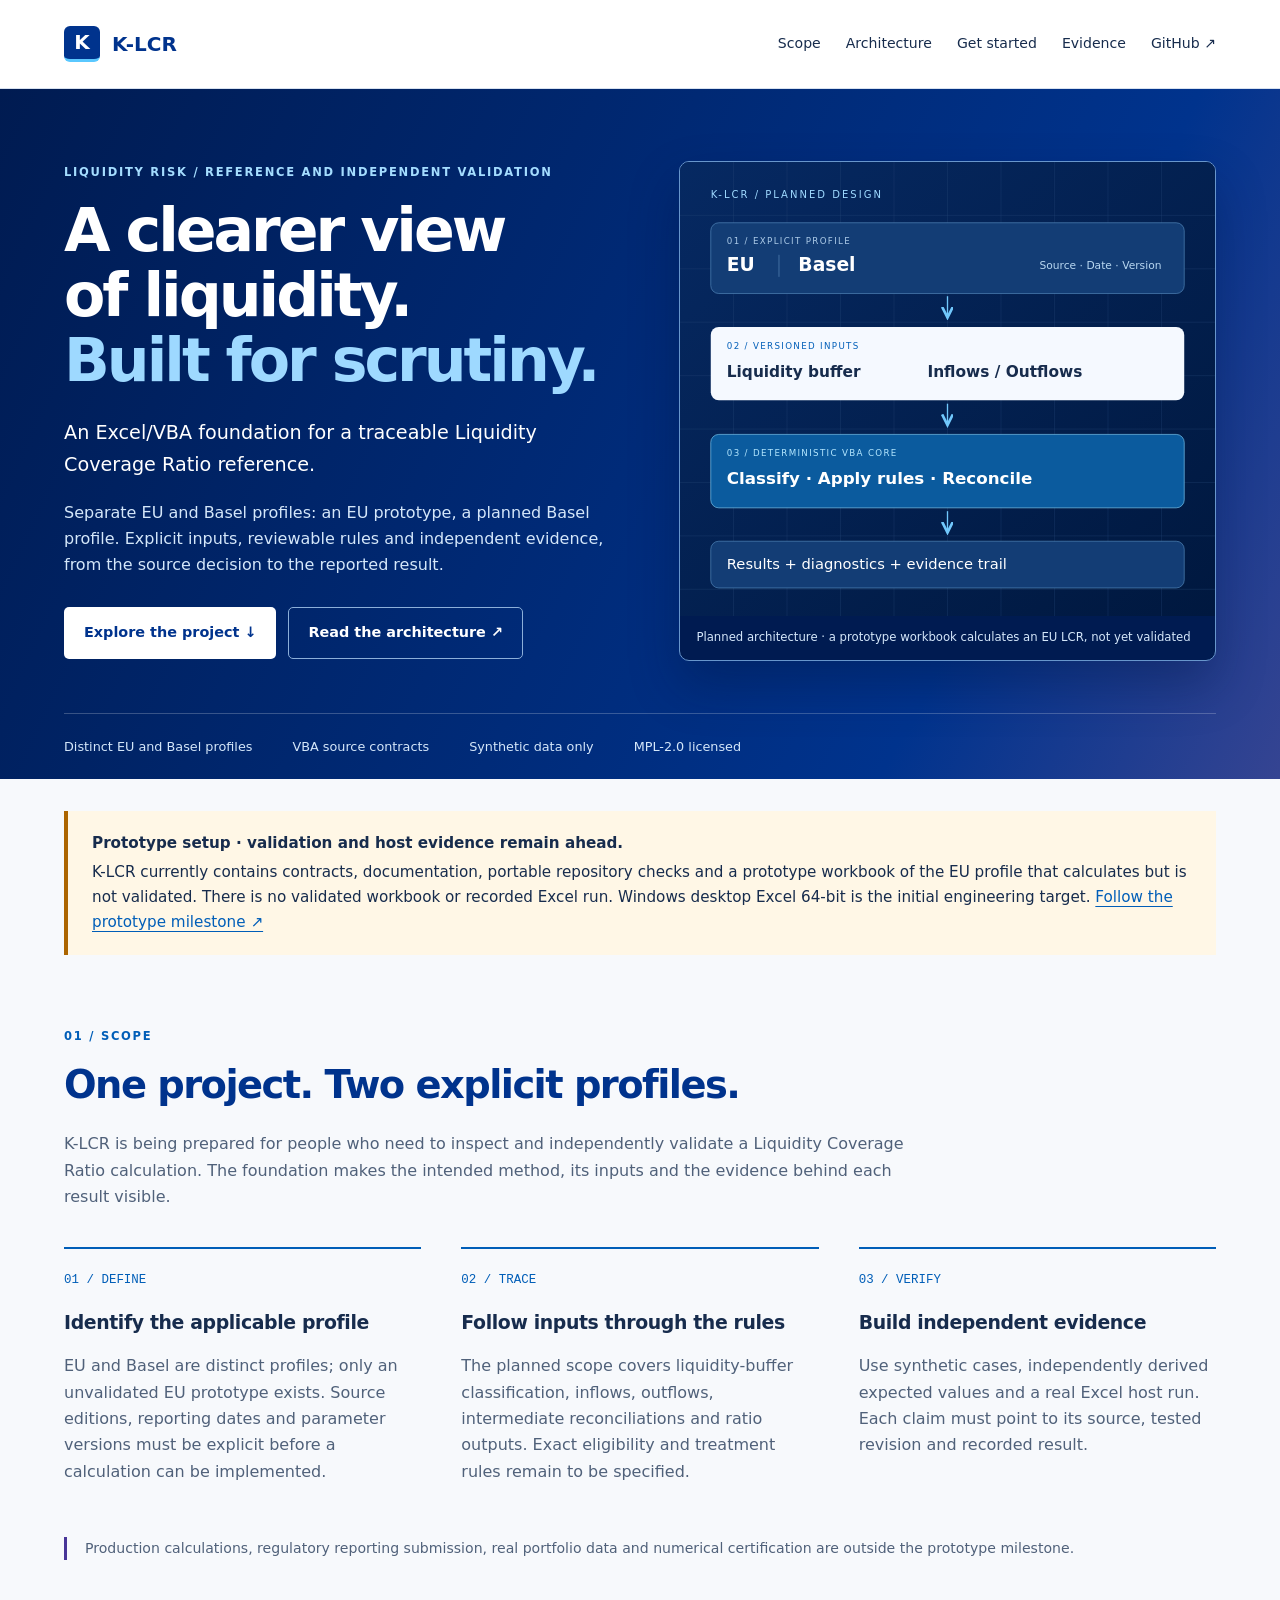
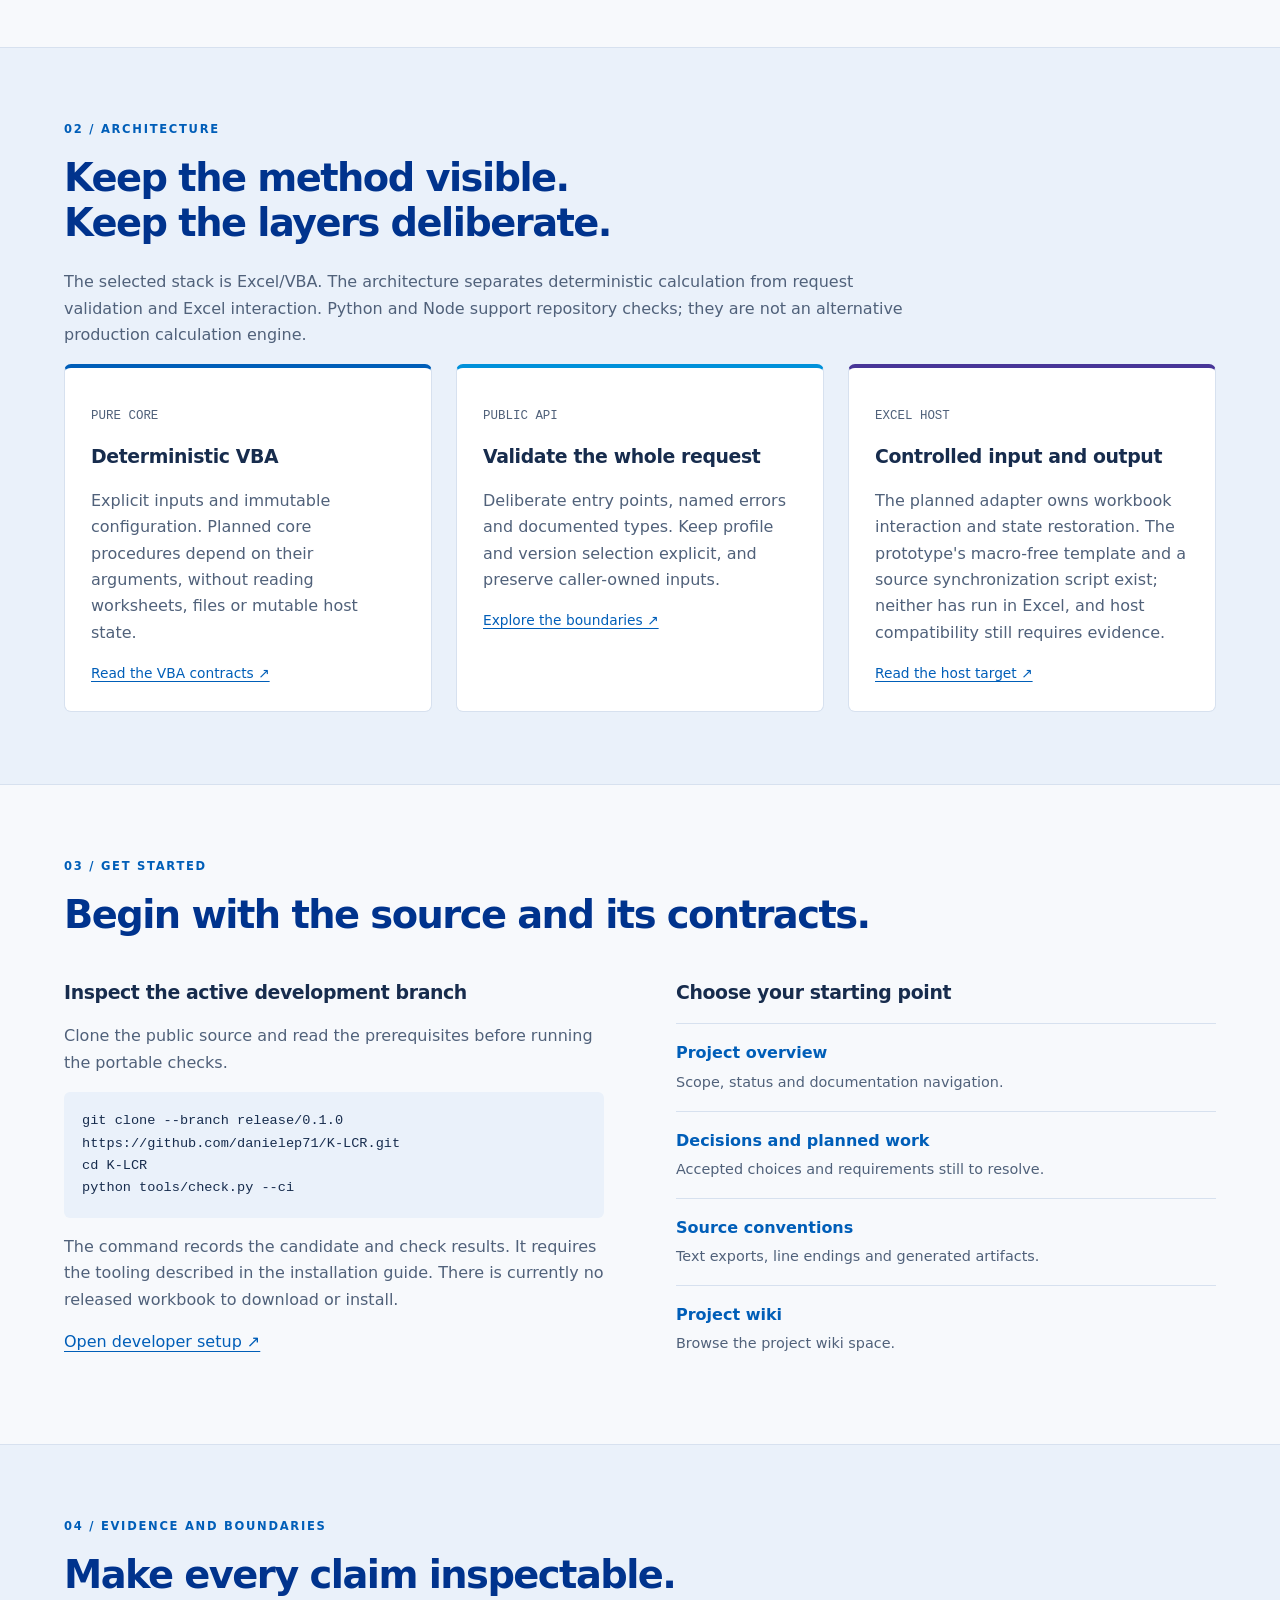
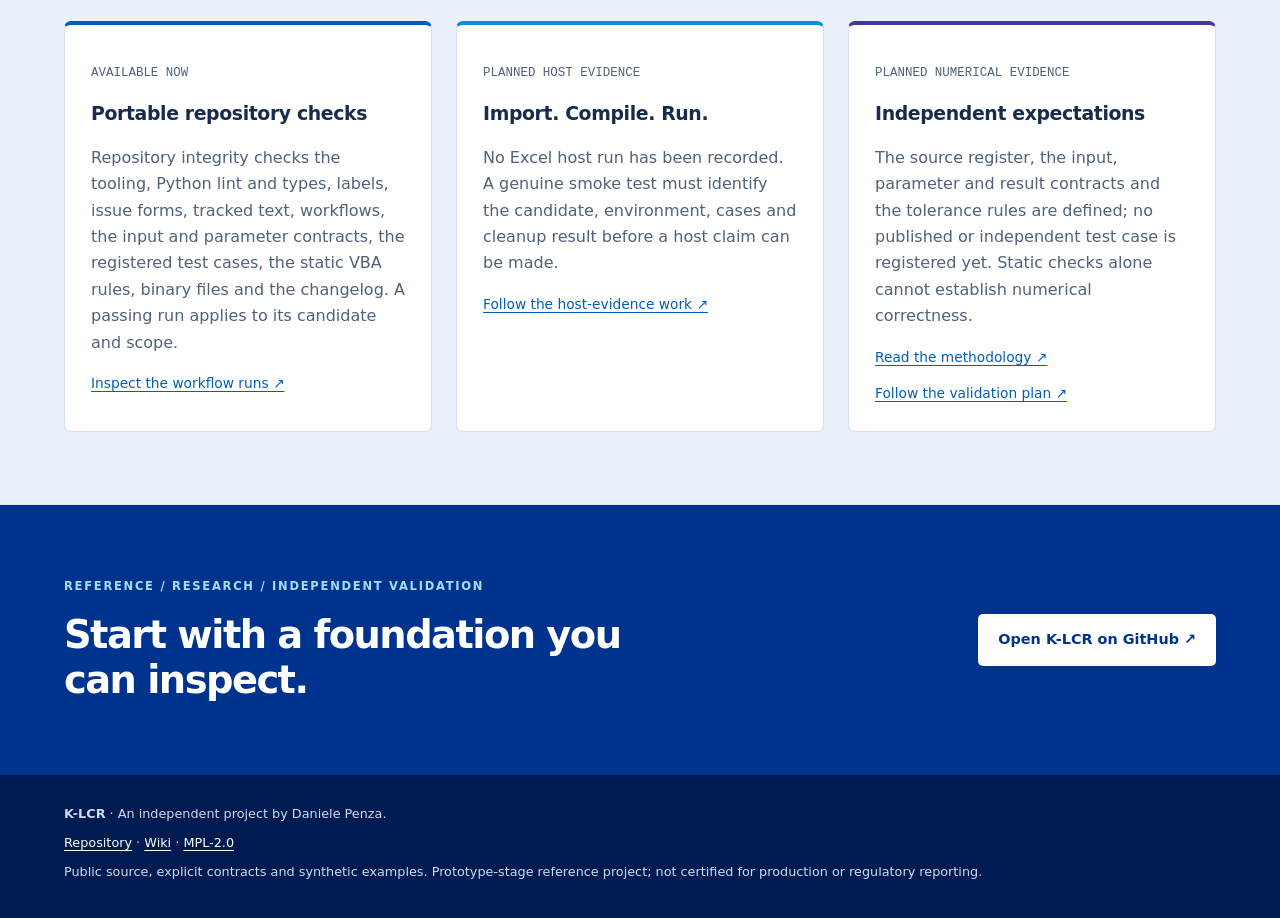
<file: docs/index.html>
<!doctype html>
<html lang="en">
<head>
  <meta charset="utf-8">
  <meta name="viewport" content="width=device-width, initial-scale=1">
  <title>K-LCR — A traceable foundation for liquidity risk</title>
  <meta name="description" content="K-LCR is building an Excel/VBA foundation for Liquidity Coverage Ratio reference and independent validation, with separate EU and Basel profiles: an unvalidated EU prototype and a planned Basel profile.">
  <meta name="theme-color" content="#00338d">
  <link rel="canonical" href="https://danielep71.github.io/K-LCR/">
  <meta property="og:type" content="website">
  <meta property="og:title" content="K-LCR — A traceable foundation for liquidity risk">
  <meta property="og:description" content="Explore the scope, architecture and evidence boundaries of the K-LCR prototype project.">
  <meta property="og:url" content="https://danielep71.github.io/K-LCR/">
  <meta name="twitter:card" content="summary">
  <link rel="stylesheet" href="assets/site.css">
</head>
<body>
<a class="skip" href="#main">Skip to content</a>
<header><nav class="wrap" aria-label="Main navigation">
  <a class="brand" href="./"><span aria-hidden="true">K</span> K-LCR</a>
  <div class="nav-links"><a href="#scope">Scope</a><a href="#design">Architecture</a><a href="#start">Get started</a><a href="#evidence">Evidence</a><a href="https://github.com/danielep71/K-LCR">GitHub ↗</a></div>
</nav></header>
<main id="main">
<section class="hero"><div class="wrap hero-grid">
  <div><p class="eyebrow">Liquidity risk / Reference and independent validation</p>
    <h1>A clearer view<br>of liquidity.<br><em>Built for scrutiny.</em></h1>
    <p class="lead">An Excel/VBA foundation for a traceable Liquidity Coverage Ratio reference.</p>
    <p class="hero-copy">Separate EU and Basel profiles: an EU prototype, a planned Basel profile. Explicit inputs, reviewable rules and independent evidence, from the source decision to the reported result.</p>
    <div class="actions"><a class="button primary" href="#scope">Explore the project ↓</a><a class="button secondary" href="https://github.com/danielep71/K-LCR/blob/main/docs/REPOSITORY_STRUCTURE.md">Read the architecture ↗</a></div>
  </div>
  <figure class="hero-art"><img src="assets/architecture.svg" width="800" height="680" alt="Planned K-LCR design: explicit EU or Basel profile, liquidity inputs, deterministic VBA core, and results with reconciliation"><figcaption>Planned architecture · a prototype workbook calculates an EU LCR, not yet validated</figcaption></figure>
</div><div class="wrap principles"><span>Distinct EU and Basel profiles</span><span>VBA source contracts</span><span>Synthetic data only</span><span>MPL-2.0 licensed</span></div></section>
<div class="wrap"><aside class="status" aria-label="Project status"><strong>Prototype setup · validation and host evidence remain ahead.</strong> K-LCR currently contains contracts, documentation, portable repository checks and a prototype workbook of the EU profile that calculates but is not validated. There is no validated workbook or recorded Excel run. Windows desktop Excel 64-bit is the initial engineering target. <a href="https://github.com/danielep71/K-LCR/milestone/2">Follow the prototype milestone ↗</a></aside></div>
<section id="scope" class="wrap"><p class="eyebrow">01 / Scope</p><h2>One project. Two explicit profiles.</h2>
  <p class="intro">K-LCR is being prepared for people who need to inspect and independently validate a Liquidity Coverage Ratio calculation. The foundation makes the intended method, its inputs and the evidence behind each result visible.</p>
  <ol class="steps">
    <li><span class="number">01 / DEFINE</span><h3>Identify the applicable profile</h3><p>EU and Basel are distinct profiles; only an unvalidated EU prototype exists. Source editions, reporting dates and parameter versions must be explicit before a calculation can be implemented.</p></li>
    <li><span class="number">02 / TRACE</span><h3>Follow inputs through the rules</h3><p>The planned scope covers liquidity-buffer classification, inflows, outflows, intermediate reconciliations and ratio outputs. Exact eligibility and treatment rules remain to be specified.</p></li>
    <li><span class="number">03 / VERIFY</span><h3>Build independent evidence</h3><p>Use synthetic cases, independently derived expected values and a real Excel host run. Each claim must point to its source, tested revision and recorded result.</p></li>
  </ol>
  <p class="note">Production calculations, regulatory reporting submission, real portfolio data and numerical certification are outside the prototype milestone.</p>
</section>
<section id="design" class="tint"><div class="wrap"><p class="eyebrow">02 / Architecture</p><h2>Keep the method visible.<br>Keep the layers deliberate.</h2>
  <p class="intro">The selected stack is Excel/VBA. The architecture separates deterministic calculation from request validation and Excel interaction. Python and Node support repository checks; they are not an alternative production calculation engine.</p>
  <div class="cards">
    <article><p class="number">PURE CORE</p><h3>Deterministic VBA</h3><p>Explicit inputs and immutable configuration. Planned core procedures depend on their arguments, without reading worksheets, files or mutable host state.</p><a href="https://github.com/danielep71/K-LCR/blob/main/docs/VBA_HOUSE_STYLE.md">Read the VBA contracts ↗</a></article>
    <article><p class="number">PUBLIC API</p><h3>Validate the whole request</h3><p>Deliberate entry points, named errors and documented types. Keep profile and version selection explicit, and preserve caller-owned inputs.</p><a href="https://github.com/danielep71/K-LCR/blob/main/docs/REPOSITORY_STRUCTURE.md">Explore the boundaries ↗</a></article>
    <article><p class="number">EXCEL HOST</p><h3>Controlled input and output</h3><p>The planned adapter owns workbook interaction and state restoration. The prototype's macro-free template and a source synchronization script exist; neither has run in Excel, and host compatibility still requires evidence.</p><a href="https://github.com/danielep71/K-LCR/blob/main/INSTALLATION.md">Read the host target ↗</a></article>
  </div>
</div></section>
<section id="start" class="wrap"><p class="eyebrow">03 / Get started</p><h2>Begin with the source and its contracts.</h2><div class="split">
  <div><h3>Inspect the active development branch</h3><p>Clone the public source and read the prerequisites before running the portable checks.</p><pre><code>git clone --branch release/0.1.0 https://github.com/danielep71/K-LCR.git
cd K-LCR
python tools/check.py --ci</code></pre><p>The command records the candidate and check results. It requires the tooling described in the installation guide. There is currently no released workbook to download or install.</p><a href="https://github.com/danielep71/K-LCR/blob/main/INSTALLATION.md">Open developer setup ↗</a></div>
  <div class="resources"><h3>Choose your starting point</h3><a href="https://github.com/danielep71/K-LCR/blob/main/README.md"><strong>Project overview</strong><span>Scope, status and documentation navigation.</span></a><a href="https://github.com/danielep71/K-LCR/blob/main/docs/DECISIONS.md"><strong>Decisions and planned work</strong><span>Accepted choices and requirements still to resolve.</span></a><a href="https://github.com/danielep71/K-LCR/blob/main/docs/SOURCE_CONTROL.md"><strong>Source conventions</strong><span>Text exports, line endings and generated artifacts.</span></a><a href="https://github.com/danielep71/K-LCR/wiki"><strong>Project wiki</strong><span>Browse the project wiki space.</span></a></div>
</div></section>
<section id="evidence" class="tint"><div class="wrap"><p class="eyebrow">04 / Evidence and boundaries</p><h2>Make every claim inspectable.</h2><div class="cards">
  <article><p class="number">AVAILABLE NOW</p><h3>Portable repository checks</h3><p>Repository integrity checks the tooling, Python lint and types, labels, issue forms, tracked text, workflows, the input and parameter contracts, the registered test cases, the static VBA rules, binary files and the changelog. A passing run applies to its candidate and scope.</p><a href="https://github.com/danielep71/K-LCR/actions">Inspect the workflow runs ↗</a></article>
  <article><p class="number">PLANNED HOST EVIDENCE</p><h3>Import. Compile. Run.</h3><p>No Excel host run has been recorded. A genuine smoke test must identify the candidate, environment, cases and cleanup result before a host claim can be made.</p><a href="https://github.com/danielep71/K-LCR/issues/15">Follow the host-evidence work ↗</a></article>
  <article><p class="number">PLANNED NUMERICAL EVIDENCE</p><h3>Independent expectations</h3><p>The source register, the input, parameter and result contracts and the tolerance rules are defined; no published or independent test case is registered yet. Static checks alone cannot establish numerical correctness.</p><a href="https://github.com/danielep71/K-LCR/blob/main/docs/methodology/README.md">Read the methodology ↗</a><a href="https://github.com/danielep71/K-LCR/blob/main/docs/methodology/VALIDATION_PLAN.md">Follow the validation plan ↗</a></article>
</div></div></section>
<section class="closing"><div class="wrap"><div><p class="eyebrow">Reference / Research / Independent validation</p><h2>Start with a foundation you can inspect.</h2></div><a class="button primary" href="https://github.com/danielep71/K-LCR">Open K-LCR on GitHub ↗</a></div></section>
</main>
<footer><div class="wrap"><p><strong>K-LCR</strong> · An independent project by Daniele Penza.</p><p><a href="https://github.com/danielep71/K-LCR">Repository</a> · <a href="https://github.com/danielep71/K-LCR/wiki">Wiki</a> · <a href="https://github.com/danielep71/K-LCR/blob/main/LICENSE">MPL-2.0</a></p><p>Public source, explicit contracts and synthetic examples. Prototype-stage reference project; not certified for production or regulatory reporting.</p></div></footer>
</body>
</html>
</file>
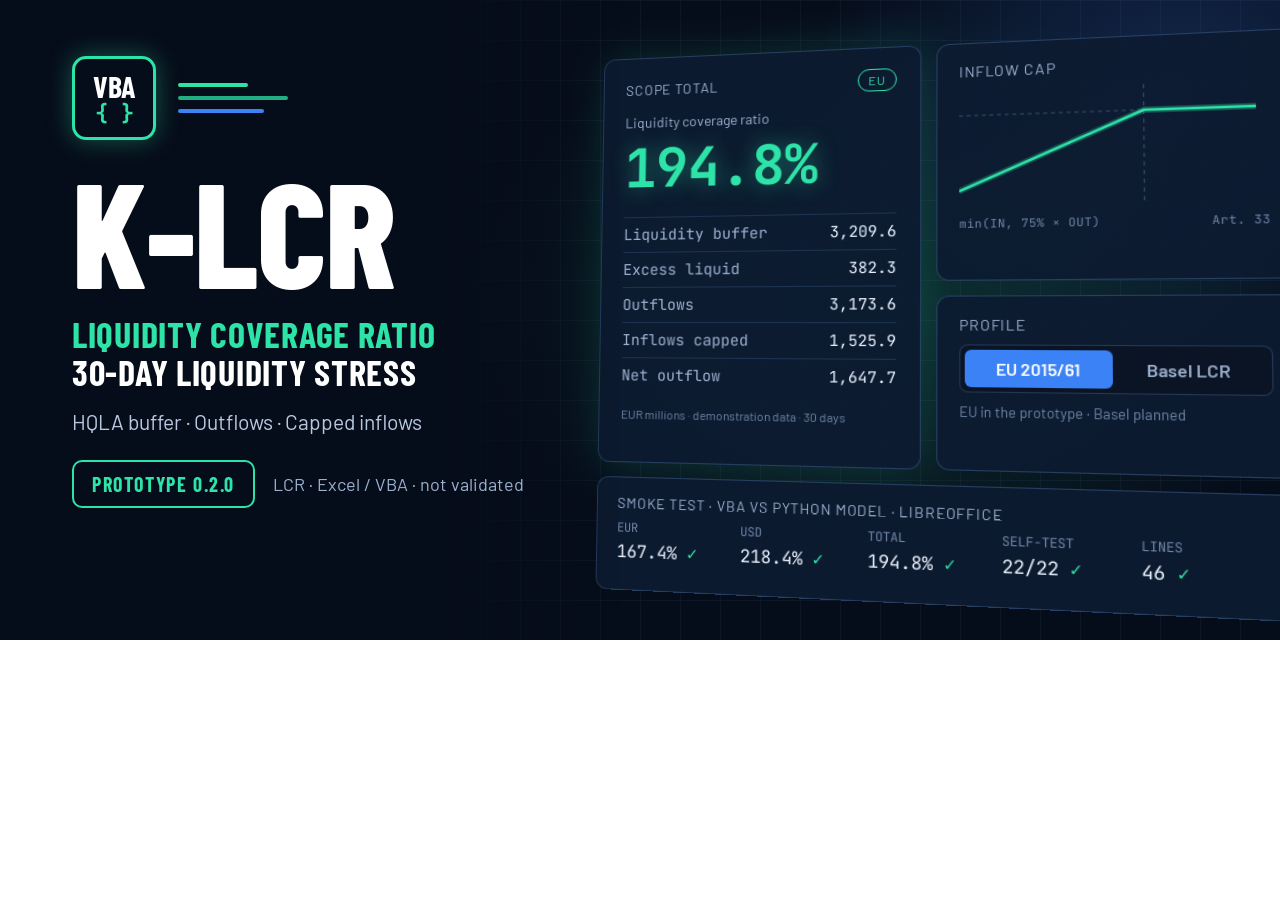
<file: docs/assets/K-LCR_social_preview.html>
<!doctype html>
<html lang="en">
<head>
<meta charset="utf-8">
<!--
  Source of docs/assets/K-LCR_social_preview.png, the README image and GitHub
  social preview (1280 x 640). Render it as docs/assets/README.md describes
  after any change. The figures are the prototype's demonstration data as
  tools/lcr_spec.py computes it (EUR millions), and the LibreOffice smoke test
  recorded in docs/PROTOTYPE.md; none is validated. Change the status pill
  with each release or when the prototype is validated.
-->
<title>K-LCR social preview</title>
<link href="https://fonts.googleapis.com/css2?family=Barlow+Condensed:wght@600;700;800&amp;family=Barlow:wght@400;500;600&amp;family=JetBrains+Mono:wght@400;500;700&amp;display=swap" rel="stylesheet">
<style>body{margin:0}</style>
</head>
<body>
<div style="position: relative; width: 1280px; height: 640px; overflow: hidden; background-color: #060D1A; background-image: radial-gradient(ellipse 620px 420px at 900px 300px, rgba(45,227,167,0.16), transparent 70%), radial-gradient(ellipse 520px 380px at 1180px 80px, rgba(59,130,246,0.22), transparent 70%), linear-gradient(rgba(120,170,220,0.06) 1px, transparent 1px), linear-gradient(90deg, rgba(120,170,220,0.06) 1px, transparent 1px); background-size: auto, auto, 40px 40px, 40px 40px; font-family: 'Barlow', sans-serif; color: #EAF2FF">

<div style="position: absolute; left: 600px; top: 56px; width: 640px; height: 530px; transform: perspective(1400px) rotateY(-14deg) rotateX(4deg); transform-origin: left center; display: grid; grid-template-columns: repeat(2, minmax(0, 1fr)); grid-template-rows: auto auto auto; gap: 14px">

<div style="grid-row: span 2; display: flex; flex-direction: column; gap: 14px; padding: 20px 22px; background: rgba(13,27,48,0.92); border: 1px solid rgba(110,160,230,0.28); border-radius: 12px; box-shadow: 0 0 40px rgba(45,227,167,0.14)">
<div style="display: flex; justify-content: space-between; align-items: center; font-size: 14px; color: #9DB1CF; letter-spacing: 0.06em">
<span>SCOPE TOTAL</span>
<span style="padding: 3px 9px; border: 1px solid #2DE3A7; border-radius: 999px; color: #2DE3A7; font-size: 12px">EU</span>
</div>
<div style="display: flex; flex-direction: column; gap: 2px">
<span style="font-size: 14px; color: #9DB1CF">Liquidity coverage ratio</span>
<span style="font-family: 'JetBrains Mono', monospace; font-size: 54px; font-weight: 700; color: #2DE3A7; text-shadow: 0 0 22px rgba(45,227,167,0.45)">194.8%</span>
</div>
<div style="display: flex; flex-direction: column; font-family: 'JetBrains Mono', monospace; font-size: 15px">
<div style="display: flex; justify-content: space-between; padding: 7px 0; border-top: 1px solid rgba(110,160,230,0.18)"><span style="color: #9DB1CF">Liquidity buffer</span><span>3,209.6</span></div>
<div style="display: flex; justify-content: space-between; padding: 7px 0; border-top: 1px solid rgba(110,160,230,0.18)"><span style="color: #9DB1CF">Excess liquid</span><span>382.3</span></div>
<div style="display: flex; justify-content: space-between; padding: 7px 0; border-top: 1px solid rgba(110,160,230,0.18)"><span style="color: #9DB1CF">Outflows</span><span>3,173.6</span></div>
<div style="display: flex; justify-content: space-between; padding: 7px 0; border-top: 1px solid rgba(110,160,230,0.18)"><span style="color: #9DB1CF">Inflows capped</span><span>1,525.9</span></div>
<div style="display: flex; justify-content: space-between; padding: 7px 0; border-top: 1px solid rgba(110,160,230,0.18)"><span style="color: #9DB1CF">Net outflow</span><span>1,647.7</span></div>
</div>
<span style="font-size: 12px; color: #6F86A8">EUR millions · demonstration data · 30 days</span>
</div>

<div style="display: flex; flex-direction: column; gap: 10px; padding: 18px 20px; background: rgba(13,27,48,0.92); border: 1px solid rgba(110,160,230,0.28); border-radius: 12px">
<span style="font-size: 14px; color: #9DB1CF; letter-spacing: 0.06em">INFLOW CAP</span>
<svg width="260" height="110" viewBox="0 0 300 110" preserveAspectRatio="none" role="img" aria-label="Recognised inflows rise with inflows until they reach 75 per cent of outflows">
<path d="M0 24 L300 24" stroke="#3B5376" stroke-width="1" stroke-dasharray="4 4" fill="none"></path>
<path d="M190 0 L190 110" stroke="#3B5376" stroke-width="1" stroke-dasharray="4 4" fill="none"></path>
<path d="M0 96 L190 24 L300 24" stroke="#2DE3A7" stroke-width="6" stroke-opacity="0.25" fill="none" stroke-linejoin="round"></path>
<path d="M0 96 L190 24 L300 24" stroke="#2DE3A7" stroke-width="2.5" fill="none" stroke-linejoin="round"></path>
</svg>
<div style="display: flex; justify-content: space-between; font-family: 'JetBrains Mono', monospace; font-size: 11px; color: #6F86A8"><span>min(IN, 75% × OUT)</span><span>Art. 33</span></div>
</div>

<div style="display: flex; flex-direction: column; gap: 10px; padding: 18px 20px; background: rgba(13,27,48,0.92); border: 1px solid rgba(110,160,230,0.28); border-radius: 12px">
<span style="font-size: 14px; color: #9DB1CF; letter-spacing: 0.06em">PROFILE</span>
<div style="display: flex; padding: 4px; background: #0A1424; border: 1px solid rgba(110,160,230,0.25); border-radius: 8px; font-size: 16px; font-weight: 600">
<span style="flex: 1; text-align: center; padding: 8px 0; border-radius: 6px; background: #3B82F6; color: #FFFFFF">EU 2015/61</span>
<span style="flex: 1; text-align: center; padding: 8px 0; color: #9DB1CF">Basel LCR</span>
</div>
<span style="font-size: 13px; color: #6F86A8">EU in the prototype · Basel planned</span>
</div>

<div style="grid-column: span 2; display: flex; flex-direction: column; gap: 8px; padding: 16px 20px; background: rgba(13,27,48,0.92); border: 1px solid rgba(110,160,230,0.28); border-radius: 12px">
<span style="font-size: 14px; color: #9DB1CF; letter-spacing: 0.06em">SMOKE TEST · VBA VS PYTHON MODEL · LIBREOFFICE</span>
<div style="display: grid; grid-template-columns: repeat(5, minmax(0, 1fr)); gap: 10px; font-family: 'JetBrains Mono', monospace">
<div style="display: flex; flex-direction: column; gap: 4px"><span style="font-size: 12px; color: #6F86A8">EUR</span><span style="font-size: 17px">167.4% <span style="color: #2DE3A7">✓</span></span></div>
<div style="display: flex; flex-direction: column; gap: 4px"><span style="font-size: 12px; color: #6F86A8">USD</span><span style="font-size: 17px">218.4% <span style="color: #2DE3A7">✓</span></span></div>
<div style="display: flex; flex-direction: column; gap: 4px"><span style="font-size: 12px; color: #6F86A8">TOTAL</span><span style="font-size: 17px">194.8% <span style="color: #2DE3A7">✓</span></span></div>
<div style="display: flex; flex-direction: column; gap: 4px"><span style="font-size: 12px; color: #6F86A8">SELF-TEST</span><span style="font-size: 17px">22/22 <span style="color: #2DE3A7">✓</span></span></div>
<div style="display: flex; flex-direction: column; gap: 4px"><span style="font-size: 12px; color: #6F86A8">LINES</span><span style="font-size: 17px">46 <span style="color: #2DE3A7">✓</span></span></div>
</div>
</div>
</div>

<div style="position: absolute; left: 0; top: 0; width: 620px; height: 640px; background: linear-gradient(90deg, #060D1A 0%, #060D1A 72%, rgba(6,13,26,0) 100%)"></div>

<div style="position: absolute; left: 72px; top: 56px; width: 520px; display: flex; flex-direction: column; gap: 18px">
<div style="display: flex; align-items: center; gap: 22px">
<div style="width: 84px; height: 84px; box-sizing: border-box; border: 3px solid #2DE3A7; border-radius: 14px; display: flex; flex-direction: column; align-items: center; justify-content: center; gap: 2px; box-shadow: 0 0 24px rgba(45,227,167,0.35)">
<span style="font-family: 'Barlow Condensed', sans-serif; font-weight: 700; font-size: 30px; line-height: 1; color: #FFFFFF">VBA</span>
<span style="font-family: 'JetBrains Mono', monospace; font-weight: 700; font-size: 22px; line-height: 1; color: #2DE3A7">{ }</span>
</div>
<div style="display: flex; flex-direction: column; gap: 9px">
<div style="width: 70px; height: 4px; border-radius: 2px; background: #2DE3A7"></div>
<div style="width: 110px; height: 4px; border-radius: 2px; background: #2DE3A7; opacity: 0.75"></div>
<div style="width: 86px; height: 4px; border-radius: 2px; background: #3B82F6"></div>
</div>
</div>
<h1 style="margin: 6px 0 0 0; font-family: 'Barlow Condensed', sans-serif; font-weight: 800; font-size: 148px; line-height: 0.9; letter-spacing: -0.01em; color: #FFFFFF">K-LCR</h1>
<div style="font-family: 'Barlow Condensed', sans-serif; font-weight: 700; font-size: 36px; line-height: 1.05; letter-spacing: 0.02em; color: #2DE3A7">LIQUIDITY COVERAGE RATIO<br><span style="color: #FFFFFF">30-DAY LIQUIDITY STRESS</span></div>
<div style="font-size: 21px; color: #B9C8DE">HQLA buffer · Outflows · Capped inflows</div>
<div style="display: flex; align-items: center; gap: 18px; margin-top: 8px">
<span style="padding: 10px 18px; border: 2px solid #2DE3A7; border-radius: 10px; font-family: 'Barlow Condensed', sans-serif; font-weight: 700; font-size: 20px; letter-spacing: 0.08em; color: #2DE3A7">PROTOTYPE 0.2.0</span>
<span style="font-size: 18px; color: #9DB1CF">LCR · Excel / VBA · not validated</span>
</div>
</div>
</div>
</body>
</html>
</file>
<file: docs/assets/site.css>
:root{color-scheme:light;--navy:#00338d;--blue:#005eb8;--ink:#172c4d;--muted:#50617a;--line:#d7e1ef;--paper:#f7f9fc;--ice:#eaf1fa}
*{box-sizing:border-box}html{scroll-behavior:smooth;scroll-padding-top:24px}body{margin:0;background:var(--paper);color:var(--ink);font:16px/1.65 system-ui,-apple-system,BlinkMacSystemFont,"Segoe UI",sans-serif}a{color:var(--blue);text-underline-offset:.24em}a:hover{text-decoration-thickness:2px}a:focus-visible{outline:3px solid #0077c8;outline-offset:5px}.wrap{width:min(1200px,90%);margin-inline:auto}.skip{position:absolute;top:-100px;left:16px;z-index:10;background:#fff;padding:12px}.skip:focus{top:12px}header{background:#fff;border-bottom:1px solid var(--line)}nav{display:flex;justify-content:space-between;align-items:center;gap:24px;min-height:88px}.brand{display:flex;align-items:center;gap:12px;font-size:1.25rem;font-weight:800;text-decoration:none;color:var(--navy);white-space:nowrap}.brand span{display:grid;place-items:center;width:36px;height:36px;background:var(--navy);color:#fff;border-radius:6px;border-bottom:3px solid #5ac8ff}.nav-links{display:flex;flex-wrap:wrap;gap:12px 25px;font-size:.88rem}.nav-links a{color:var(--ink);text-decoration:none}.nav-links a:hover{text-decoration:underline}section{padding-block:72px}.hero{background:linear-gradient(115deg,#001b51,#00338d 75%,#354492);color:white;padding-bottom:0}.hero-grid{display:grid;grid-template-columns:1.05fr 1fr;gap:52px;align-items:center}.eyebrow{margin:0 0 16px;font-size:.72rem;font-weight:750;letter-spacing:.15em;text-transform:uppercase;color:var(--blue)}.hero .eyebrow,.closing .eyebrow{color:#a4ddff}h1{font-size:clamp(2.7rem,4.7vw,4.3rem);line-height:1.08;letter-spacing:-.05em;margin:0 0 24px}h1 em{font-style:normal;color:#9ed9ff}.lead{font-size:1.2rem;max-width:42ch}.hero-copy{color:#d4e7fa;max-width:54ch}.actions{display:flex;flex-wrap:wrap;gap:12px;margin-top:28px}.button{display:inline-block;border:1px solid transparent;border-radius:5px;padding:13px 19px;font-size:.9rem;font-weight:650;text-decoration:none}.primary{color:var(--navy);background:#fff}.primary:hover{background:#e8f4ff}.secondary{color:#fff;border-color:#8cafd9}.hero-art{margin:0;border:1px solid #6896cc;border-radius:10px;overflow:hidden;background:#001b51;box-shadow:0 24px 50px #00123855}.hero-art img{display:block;width:100%;height:auto}.hero-art figcaption{color:#d4e7fa;font-size:.73rem;padding:12px 16px}.principles{display:flex;flex-wrap:wrap;gap:12px 40px;border-top:1px solid #ffffff38;margin-top:52px;padding-block:22px;color:#d4e7fa;font-size:.8rem}.status{margin-top:32px;padding:20px 24px;background:#fff7e6;border-left:4px solid #ac6500;font-size:.95rem}.status strong{display:block;margin-bottom:4px}h2{color:var(--navy);font-size:clamp(1.9rem,3vw,2.65rem);line-height:1.18;letter-spacing:-.04em;margin:0 0 24px}h3{font-size:1.18rem;line-height:1.3;letter-spacing:-.02em}.intro{max-width:85ch;color:var(--muted)}.steps{display:grid;grid-template-columns:repeat(3,1fr);gap:40px;list-style:none;padding:0;margin:36px 0}.steps li{border-top:2px solid var(--blue);padding-top:16px}.number{color:var(--blue);font: .78rem/1.5 ui-monospace,monospace}.steps p,.split p,.cards p{color:var(--muted)}.result-strip{display:flex;align-items:center;flex-wrap:wrap;gap:10px 16px;padding:22px;background:#fff;border:1px solid var(--line);border-radius:6px;font-size:.8rem}.result-strip strong{font-size:1.3rem;color:var(--navy)}.note{font-size:.88rem;border-left:3px solid #483698;padding-left:18px;margin-top:24px;color:var(--muted)}.tint{background:var(--ice);border-block:1px solid var(--line)}.diagram{margin:32px 0;background:#fff;border:1px solid var(--line);border-radius:8px;overflow:hidden}.diagram>a{display:block;padding:20px}.diagram img{display:block;width:100%;height:auto}.diagram figcaption{font-size:.82rem;padding:16px 22px;border-top:1px solid var(--line);color:var(--muted)}.split{display:grid;grid-template-columns:1fr 1fr;gap:72px}pre{white-space:pre-wrap;overflow-wrap:anywhere;background:var(--ice);padding:18px;border-radius:6px;font-size:.85rem}.resources>a{display:block;border-top:1px solid var(--line);padding:16px 0;text-decoration:none}.resources strong,.resources span{display:block}.resources span{font-size:.9rem;color:var(--muted);margin-top:4px}.resources a:hover strong{text-decoration:underline}.cards{display:grid;grid-template-columns:repeat(3,1fr);gap:24px}.cards article{background:#fff;border:1px solid var(--line);border-top:4px solid var(--blue);padding:26px;border-radius:7px}.cards article:nth-child(2){border-top-color:#0091da}.cards article:nth-child(3){border-top-color:#483698}.cards a{display:block;font-size:.86rem;margin-top:14px}.closing{background:var(--navy);color:#fff}.closing>.wrap{display:flex;justify-content:space-between;align-items:center;gap:36px}.closing h2{color:#fff;margin:0;max-width:23ch}.closing .button{flex-shrink:0}footer{background:#001b51;color:#ccdaf0;padding-block:28px;font-size:.8rem}footer p{margin:0 0 8px}footer a{color:#fff}.hero a:focus-visible,.closing a:focus-visible,footer a:focus-visible{outline-color:#9ed9ff}
@media(max-width:1000px){nav{align-items:flex-start;flex-direction:column;padding-block:20px;gap:16px}.hero-grid{grid-template-columns:1fr;gap:36px}.hero-art{max-width:760px}.hero{padding-top:48px}.split{gap:36px}.cards{grid-template-columns:1fr}.cards article{padding:24px}}
@media(max-width:680px){section{padding-block:48px}.steps,.split{grid-template-columns:1fr;gap:24px}.nav-links{gap:10px 18px}.principles{gap:8px 22px;margin-top:36px}.hero-art figcaption{font-size:.7rem}.closing>.wrap{display:block}.closing .button{margin-top:24px}.diagram>a{padding:8px}.diagram figcaption{padding:14px}.status{padding:18px}.result-strip{gap:10px}.result-strip>span:first-child{flex-basis:100%}}
@media(prefers-reduced-motion:reduce){html{scroll-behavior:auto}}
</file>
